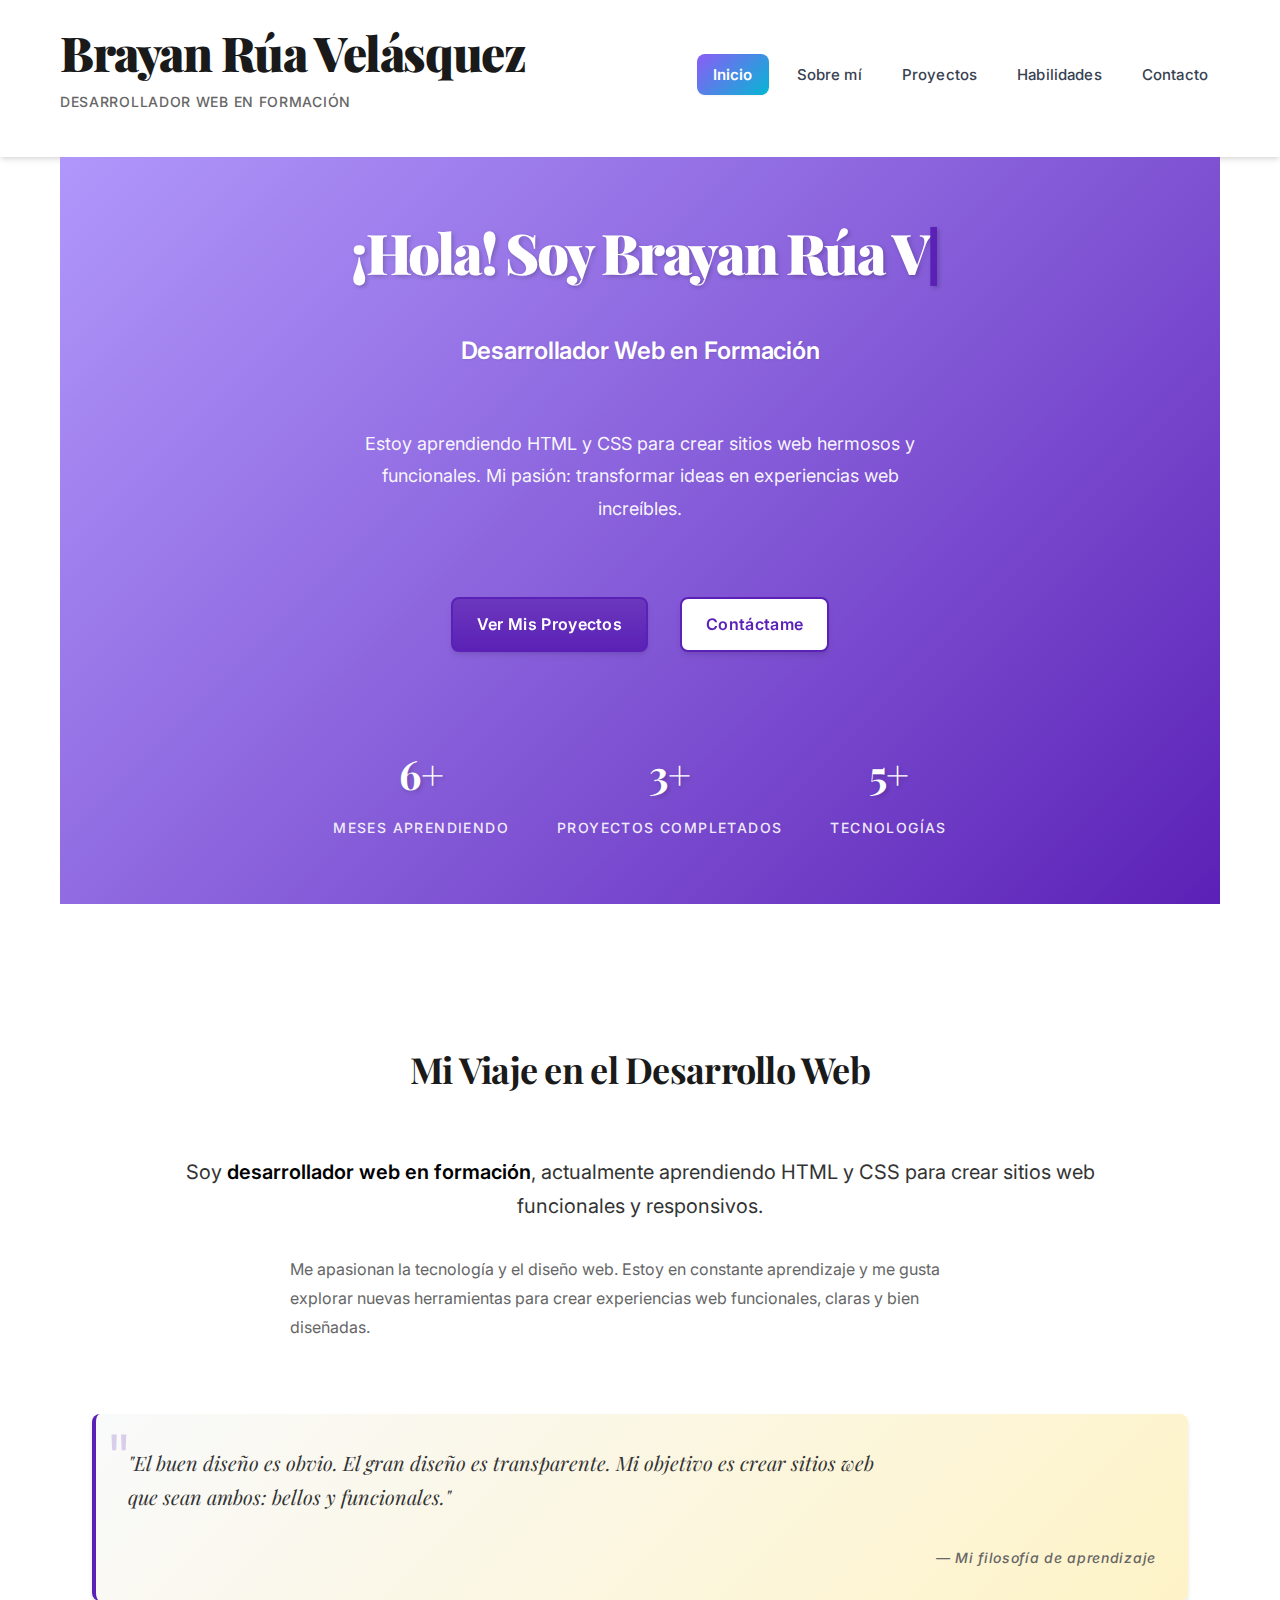
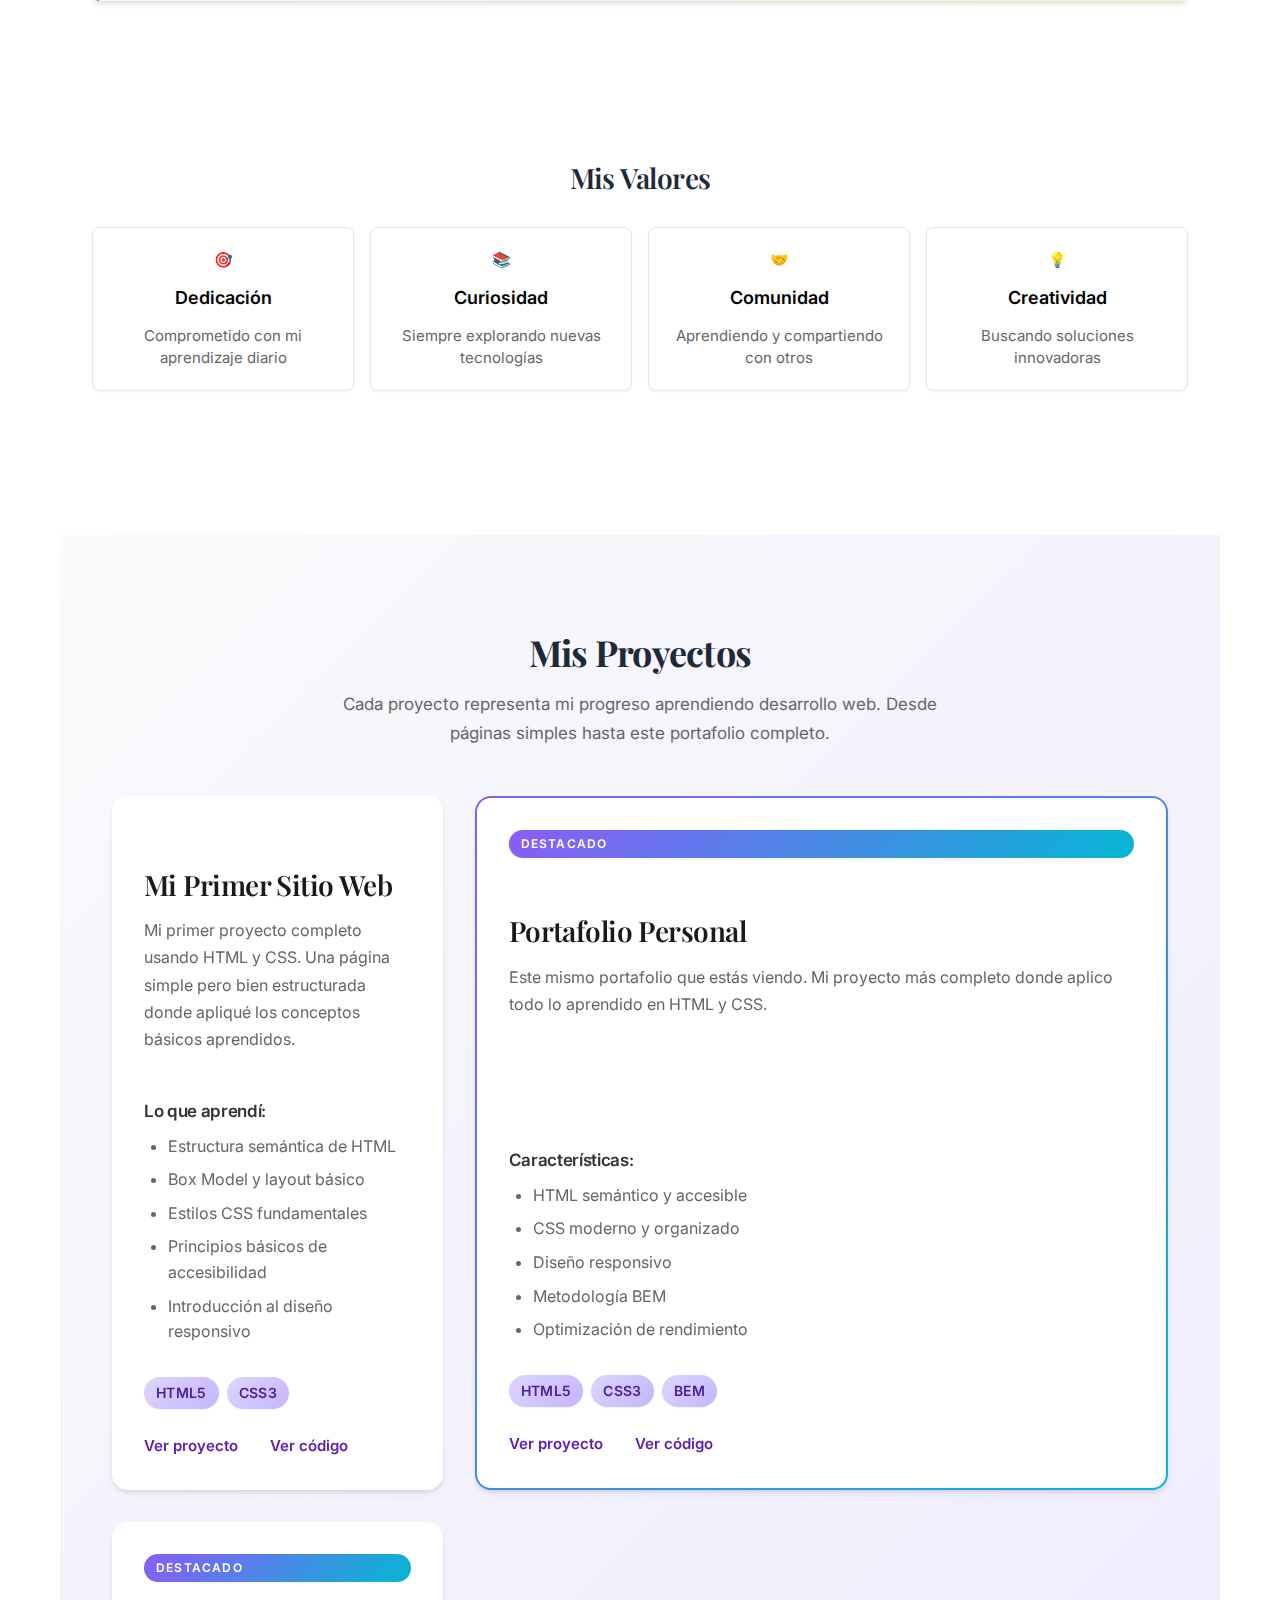
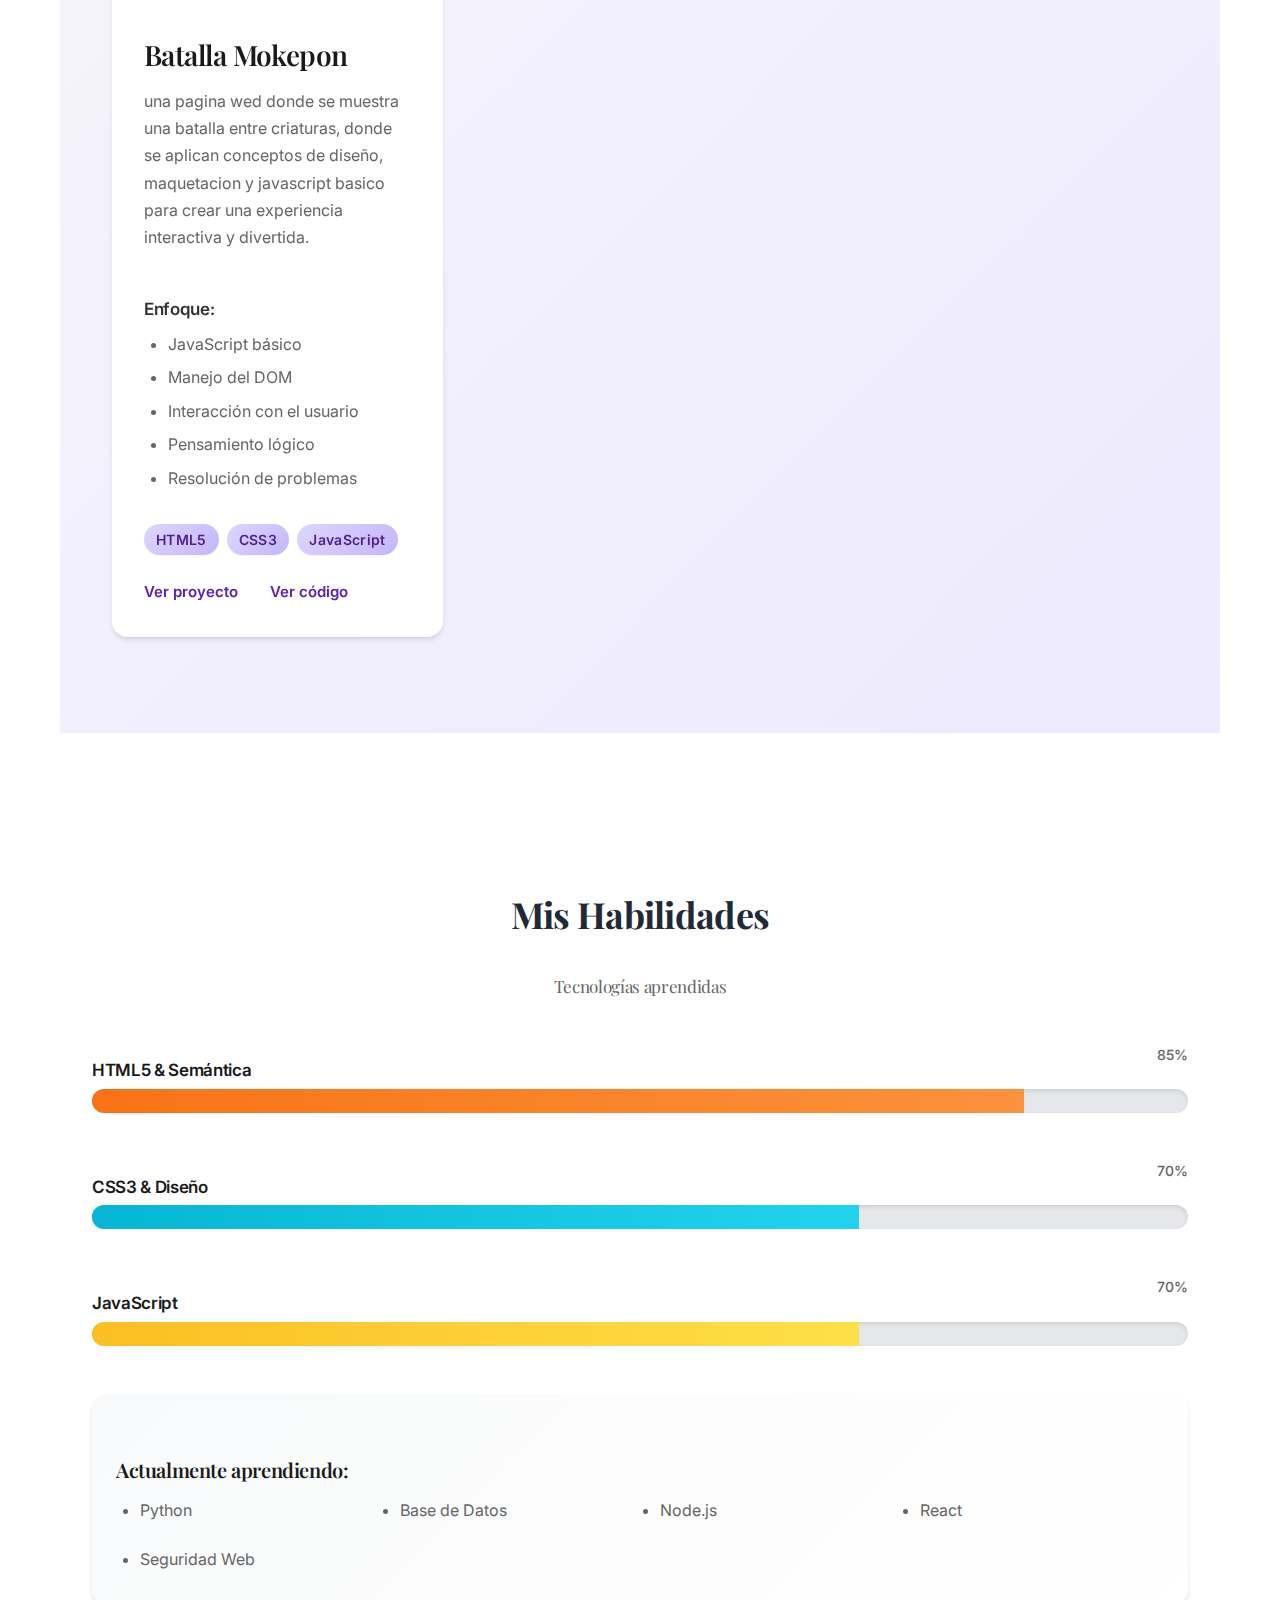
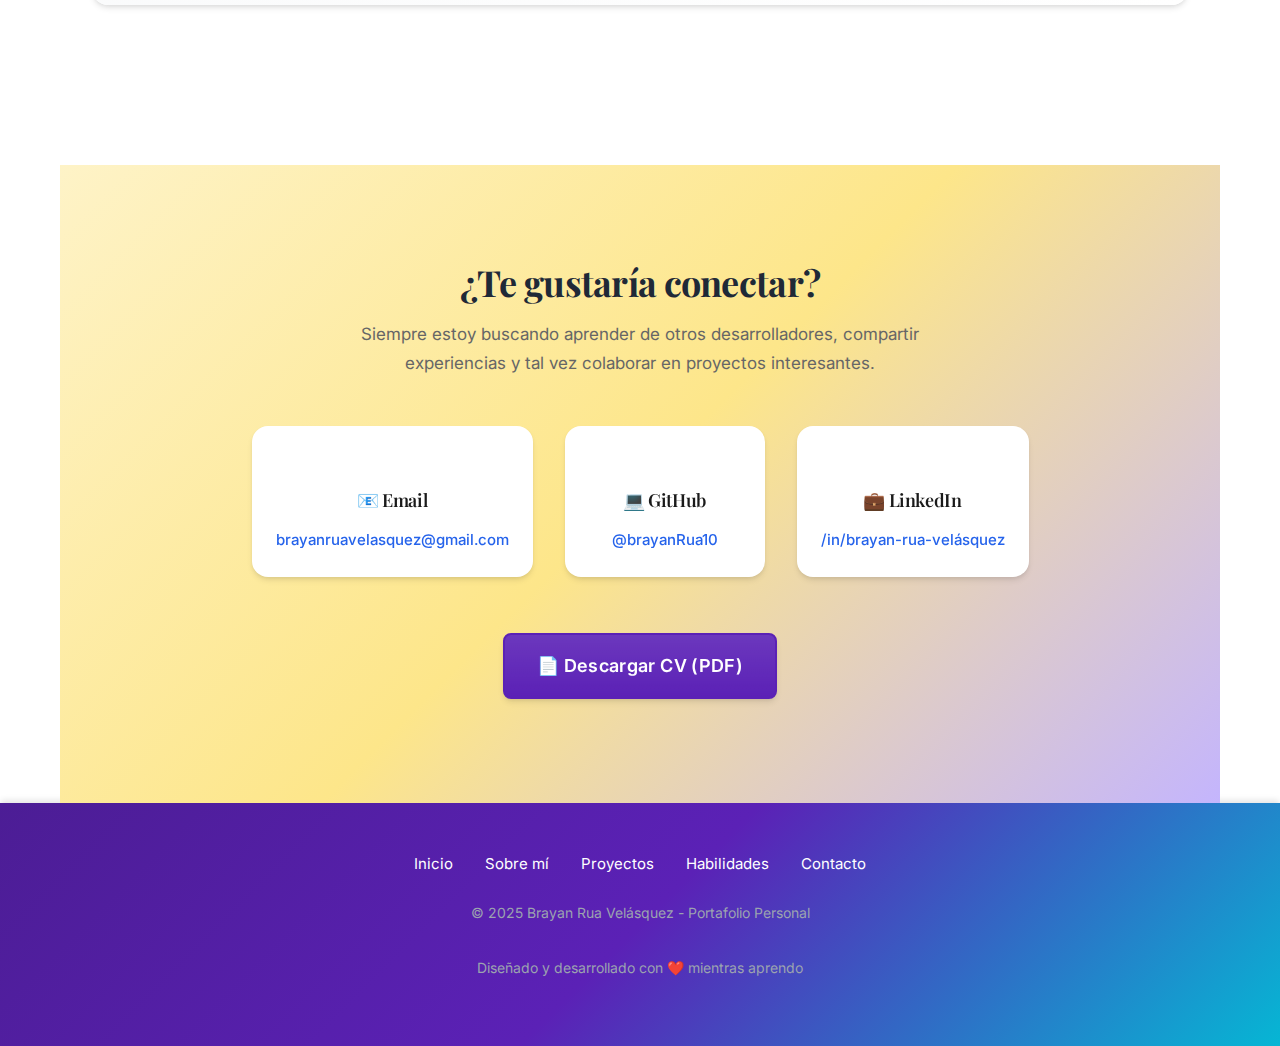
<file: index.html>
<!DOCTYPE html>
<html lang="es">

<head>
  <meta charset="UTF-8" />
  <meta name="viewport" content="width=device-width, initial-scale=1.0" />
  <title>Portafolio Personal</title>
  <meta name="description"
    content="Portafolio personal de Brayan Rúa Velásquez Desarrollador Web en formación." />

  <link rel="preconnect" href="https://fonts.googleapis.com" />
  <link rel="preconnect" href="https://fonts.gstatic.com" crossorigin />
  <link
    href="https://fonts.googleapis.com/css2?family=Inter:wght@300;400;500;600;700&family=Playfair+Display:wght@400;700;900&display=swap"
    rel="stylesheet" />

  <link rel="stylesheet" href="styles.css" />
</head>

<body>
  <header class="header">
    <div class="header__container">
      <div class="header__brand">
        <h1 class="header__name">Brayan Rúa Velásquez</h1>
        <p class="header__tagline">Desarrollador Web en Formación</p>
      </div>

      <nav class="nav">
        <ul class="nav__list">
          <li class="nav__item">
            <a href="#inicio" class="nav__link nav__link--active">Inicio</a>
          </li>
          <li class="nav__item">
            <a href="#sobre-mi" class="nav__link">Sobre mí</a>
          </li>
          <li class="nav__item">
            <a href="#proyectos" class="nav__link">Proyectos</a>
          </li>
          <li class="nav__item">
            <a href="#habilidades" class="nav__link">Habilidades</a>
          </li>
          <li class="nav__item">
            <a href="#contacto" class="nav__link">Contacto</a>
          </li>
        </ul>
      </nav>
    </div>
  </header>

  <main class="main">
    <section class="hero" id="inicio">
      <div class="hero__container">
        <h2 class="hero__title">¡Hola! Soy Brayan Rúa V</h2>
        <p class="hero__subtitle">Desarrollador Web en Formación</p>
        <p class="hero__description">
          Estoy aprendiendo HTML y CSS para crear sitios web hermosos y
          funcionales. Mi pasión: transformar ideas en experiencias web
          increíbles.
        </p>

        <div class="hero__actions">
          <a href="#proyectos" class="button button--primary">Ver Mis Proyectos</a>
          <a href="#contacto" class="button button--secondary">Contáctame</a>
        </div>

        <div class="hero__stats">
          <div class="stat">
            <span class="stat__number">6+</span>
            <span class="stat__label">Meses aprendiendo</span>
          </div>
          <div class="stat">
            <span class="stat__number">3+</span>
            <span class="stat__label">Proyectos completados</span>
          </div>
          <div class="stat">
            <span class="stat__number">5+</span>
            <span class="stat__label">Tecnologías</span>
          </div>
        </div>
      </div>
    </section>

    <section class="about" id="sobre-mi">
      <div class="about__container">
        <h2 class="about__title">Mi Viaje en el Desarrollo Web</h2>

        <p class="about__intro">
          Soy <strong>desarrollador web en formación</strong>, actualmente
          aprendiendo HTML y CSS para crear sitios web funcionales y responsivos.
        </p>

        <p class="about__text">
          Me apasionan la tecnología y el diseño web. Estoy en constante aprendizaje y me gusta explorar nuevas herramientas para crear experiencias web funcionales, claras y bien diseñadas.

        </p>

        <blockquote class="quote">
          <p class="quote__text">
            "El buen diseño es obvio. El gran diseño es transparente. Mi
            objetivo es crear sitios web que sean ambos: bellos y
            funcionales."
          </p>
          <cite class="quote__author">— Mi filosofía de aprendizaje</cite>
        </blockquote>

        <div class="values">
          <h3 class="values__title">Mis Valores</h3>
          <ul class="values__list">
            <li class="values__item">
              <span class="values__icon">🎯</span>
              <strong>Dedicación</strong>
              <span>Comprometido con mi aprendizaje diario</span>
            </li>
            <li class="values__item">
              <span class="values__icon">📚</span>
              <strong>Curiosidad</strong>
              <span>Siempre explorando nuevas tecnologías</span>
            </li>
            <li class="values__item">
              <span class="values__icon">🤝</span>
              <strong>Comunidad</strong>
              <span>Aprendiendo y compartiendo con otros</span>
            </li>
            <li class="values__item">
              <span class="values__icon">💡</span>
              <strong>Creatividad</strong>
              <span>Buscando soluciones innovadoras</span>
            </li>
          </ul>
        </div>
      </div>
    </section>

    <section class="projects" id="proyectos">
      <div class="projects__container">
        <h2 class="projects__title">Mis Proyectos</h2>
        <p class="projects__description">
          Cada proyecto representa mi progreso aprendiendo desarrollo web.
          Desde páginas simples hasta este portafolio completo.
        </p>

        <div class="projects__grid">
          <article class="project">
            <h3 class="project__title">Mi Primer Sitio Web</h3>
            <p class="project__description">
              Mi primer proyecto completo usando HTML y CSS. Una página simple
              pero bien estructurada donde apliqué los conceptos básicos
              aprendidos.
            </p>

            <h4 class="project__subtitle">Lo que aprendí:</h4>
            <ul class="project__learnings">
              <li>Estructura semántica de HTML</li>
              <li>Box Model y layout básico</li>
              <li>Estilos CSS fundamentales</li>
              <li>Principios básicos de accesibilidad</li>
              <li>Introducción al diseño responsivo</li>
            </ul>

            <div class="project__technologies">
              <span class="tag">HTML5</span>
              <span class="tag">CSS3</span>
            </div>

            <div class="project__links">
              <a href="#" class="project__link">Ver proyecto</a>
              <a href="#" class="project__link">Ver código</a>
            </div>
          </article>

          <article class="project project--featured">
            <span class="project__badge">Destacado</span>
            <h3 class="project__title">Portafolio Personal</h3>
            <p class="project__description">
              Este mismo portafolio que estás viendo. Mi proyecto más completo
              donde aplico todo lo aprendido en HTML y CSS.
            </p>

            <h4 class="project__subtitle">Características:</h4>
            <ul class="project__learnings">
              <li>HTML semántico y accesible</li>
              <li>CSS moderno y organizado</li>
              <li>Diseño responsivo</li>
              <li>Metodología BEM</li>
              <li>Optimización de rendimiento</li>
            </ul>

            <div class="project__technologies">
              <span class="tag">HTML5</span>
              <span class="tag">CSS3</span>
              <span class="tag">BEM</span>
            </div>

            <div class="project__links">
              <a href="#" class="project__link">Ver proyecto</a>
              <a href="#" class="project__link">Ver código</a>
            </div>
          </article>

          <article class="project">
            <span class="project__badge">Destacado</span>
            <h3 class="project__title">Batalla Mokepon </h3>
            <p class="project__description">
              una pagina wed donde se muestra una batalla entre criaturas, donde se aplican conceptos de diseño, maquetacion y javascript basico para crear una experiencia interactiva y divertida. 
            </p>

            <h4 class="project__subtitle">Enfoque:</h4>
            <ul class="project__learnings">
              <li>JavaScript básico</li>
              <li>Manejo del DOM</li>
              <li>Interacción con el usuario</li>
              <li>Pensamiento lógico</li>
              <li>Resolución de problemas</li>
            </ul>

            <div class="project__technologies">
              <span class="tag">HTML5</span>
              <span class="tag">CSS3</span>
              <span class="tag">JavaScript</span>
            </div>

            <div class="project__links">
              <a href="#" class="project__link">Ver proyecto</a>
              <a href="#" class="project__link">Ver código</a>
            </div>
          </article>
        </div>
      </div>
    </section>

    <section class="skills" id="habilidades">
      <div class="skills__container">
        <h2 class="skills__title">Mis Habilidades</h2>

        <h3 class="skills__subtitle">Tecnologías aprendidas</h3>

        <div class="skills__list">
          <div class="skill">
            <h4 class="skill__name">HTML5 & Semántica</h4>
            <div class="skill__bar">
              <div class="skill__progress skill__progress--html"></div>
            </div>
            <span class="skill__percentage">85%</span>
          </div>

          <div class="skill">
            <h4 class="skill__name">CSS3 & Diseño</h4>
            <div class="skill__bar">
              <div class="skill__progress skill__progress--css"></div>
            </div>
            <span class="skill__percentage">70%</span>
          </div>

          <div class="skill">
            <h4 class="skill__name">JavaScript</h4>
            <div class="skill__bar">
              <div class="skill__progress skill__progress--js"></div>
            </div>
            <span class="skill__percentage">70%</span>
          </div>
        </div>

        <div class="learning">
          <h3 class="learning__title">Actualmente aprendiendo:</h3>
          <ul class="learning__list">
            <li class="learning__item">Python</li>
            <li class="learning__item">Base de Datos</li>
            <li class="learning__item">Node.js</li>
            <li class="learning__item">React</li>
            <li class="learning__item">Seguridad Web</li>
          </ul>
        </div>
      </div>
    </section>

    <section class="contact" id="contacto">
      <div class="contact__container">
        <h2 class="contact__title">¿Te gustaría conectar?</h2>
        <p class="contact__description">
          Siempre estoy buscando aprender de otros desarrolladores, compartir
          experiencias y tal vez colaborar en proyectos interesantes.
        </p>

        <div class="contact__methods">
          <div class="contact__method">
            <h3 class="contact__method-title">📧 Email</h3>
            <a href="mailto:brayanruavelasquez@gmail.com" class="contact__link">
              brayanruavelasquez@gmail.com
            </a>
          </div>

          <div class="contact__method">
            <h3 class="contact__method-title">💻 GitHub</h3>
            <a href="https://github.com/brayanRua10" class="contact__link">
              @brayanRua10
            </a>
          </div>

          <div class="contact__method">
            <h3 class="contact__method-title">💼 LinkedIn</h3>
            <a href="https://linkedin.com/in/brayan-rua-velásquez-1a97b23aa" class="contact__link">
              /in/brayan-rua-velásquez
            </a>
          </div>
        </div>

        <a href="https://docs.google.com/document/d/e/2PACX-1vTSOm6TrNZGSvJxueljn_T5Byo7GTzNJRGlFUoB15sXiQDdKlwfQJS356VNMRjLFNaWZh5pn4h0Tn3Z/pub" class="button button--primary button--large">
          📄 Descargar CV (PDF)
        </a>
      </div>
    </section>
  </main>

  <footer class="footer">
    <div class="footer__container">
      <nav class="footer__nav">
        <a href="#inicio" class="footer__link">Inicio</a>
        <a href="#sobre-mi" class="footer__link">Sobre mí</a>
        <a href="#proyectos" class="footer__link">Proyectos</a>
        <a href="#habilidades" class="footer__link">Habilidades</a>
        <a href="#contacto" class="footer__link">Contacto</a>
      </nav>

      <p class="footer__copyright">
        © 2025 Brayan Rua Velásquez - Portafolio Personal
      </p>

      <p class="footer__credits">
        Diseñado y desarrollado con ❤️ mientras aprendo
      </p>
    </div>
  </footer>
</body>

</html>
</file>
<file: styles.css>
* {
  margin: 0;
  padding: 0;
  box-sizing: border-box;
}

body {
  
  font-family: "Inter", system-ui, -apple-system, sans-serif;
  font-size: 16px;
  line-height: 1.7;
  color: #333333;
  background-color: #ffffff;
  -webkit-font-smoothing: antialiased;
  -moz-osx-font-smoothing: grayscale;
  text-rendering: optimizeLegibility;
}

h1,
h2,
h3,
h4 {
  font-family: "Playfair Display", Georgia, serif;
  font-weight: 700;
  line-height: 1.2;
  color: #1a1a1a;
  letter-spacing: -0.02em;
}

h1 {
  font-size: 3rem; /* 48px */
  margin-bottom: 1.5rem;
  font-weight: 900;
}

h2 {
  font-size: 2.25rem; /* 36px */
  margin-top: 3rem;
  margin-bottom: 1.25rem;
}

h3 {
  font-size: 1.75rem; /* 28px */
  margin-top: 2.5rem;
  margin-bottom: 1rem;
  font-weight: 600;
}

h4 {
  font-size: 1.25rem; /* 20px */
  margin-top: 2rem;
  margin-bottom: 0.75rem;
  font-family: "Inter", sans-serif;
  font-weight: 600;
}

p {
  margin-bottom: 1.25rem;
  max-width: 70ch;
}

strong {
  font-weight: 600;
  color: #000000;
}

em {
  font-style: italic;
}

.about__intro,
.hero__description {
  font-size: 1.125rem; /* 18px */
  line-height: 1.8;
  color: #555555;
}

a {
  color: #2563eb;
  text-decoration: none;
  /* NUEVO: Transición suave (sin animación completa aún) */
  text-decoration-thickness: 2px;
  text-underline-offset: 2px;
}

a:hover {
  color: #1d4ed8;
  text-decoration: underline;
  text-decoration-thickness: 2px;
}

a:active {
  color: #1e40af;
}

ul {
  list-style: none;
}

.header {
  background-color: #f8f9fa;
  border-bottom: 1px solid #e0e0e0;
  padding: 24px 0;
}

.header__container {
  max-width: 1200px;
  margin: 0 auto;
  padding: 0 20px;
}

.header__brand {
  text-align: center;
  margin-bottom: 24px;
}

.header__name {
  color: #1a1a1a;
  margin-bottom: 8px;
  font-family: "Playfair Display", serif;
  font-weight: 900;
  letter-spacing: -0.03em;
}

.header__tagline {
  color: #666666;
  font-size: 0.875rem; /* 14px */
  letter-spacing: 0.05em;
  text-transform: uppercase;
  font-weight: 500;
}

.nav {
  text-align: center;
}

.nav__list {
  display: inline-block;
}

.nav__item {
  display: inline-block;
  margin: 0 16px;
}

.nav__link {
  padding: 8px 12px;
  display: inline-block;
  color: #333333;
  font-weight: 500;
  font-size: 0.9375rem; /* 15px */
  letter-spacing: 0.01em;
}

.nav__link:hover {
  color: #2563eb;
  text-decoration: none;
}

.nav__link--active {
  color: #2563eb;
  font-weight: 600;
}
.main {
  margin: 0 auto;
  max-width: 1200px;
  padding: 0 20px;
}

.hero {
  padding: 64px 0;
  text-align: center;
  background-color: #f0f4f8;
  margin-bottom: 48px;
}

.hero__container {
  max-width: 800px;
  margin: 0 auto;
  padding: 0 20px;
}

.hero__title {
  font-size: 3.5rem; /* 56px */
  color: #1a1a1a;
  margin-bottom: 1rem;
  font-weight: 900;
  letter-spacing: -0.04em;
  line-height: 1.1;
}

.hero__subtitle {
  font-size: 1.5rem; /* 24px */
  color: #2563eb;
  margin-bottom: 1.5rem;
  font-family: "Inter", sans-serif;
  font-weight: 600;
  letter-spacing: -0.01em;
}

.hero__description {
  font-size: 1.125rem; /* 18px */
  color: #666666;
  margin-bottom: 2rem;
  max-width: 600px;
  margin-left: auto;
  margin-right: auto;
  line-height: 1.8;
}

.hero__actions {
  margin-bottom: 3rem;
}

.hero__stats {
  text-align: center;
}

.stat {
  display: inline-block;
  margin: 0 32px;
  text-align: center;
}

.stat__number {
  display: block;
  font-size: 2.5rem; /* 40px */
  font-weight: 700;
  color: #2563eb;
  margin-bottom: 0.5rem;
  font-family: "Playfair Display", serif;
  letter-spacing: -0.02em;
}

.stat__label {
  font-size: 0.875rem; /* 14px */
  color: #666666;
  text-transform: uppercase;
  letter-spacing: 0.1em;
  font-weight: 500;
}

.button {
  display: inline-block;
  padding: 12px 24px;
  margin: 8px;
  font-size: 1rem;
  font-weight: 600;
  text-align: center;
  border: 2px solid transparent;
  cursor: pointer;
  text-decoration: none;
  /* NUEVO: Mejor tipografía en botones */
  font-family: "Inter", sans-serif;
  letter-spacing: 0.02em;
}

.button--primary {
  background-color: #2563eb;
  color: #ffffff;
  border-color: #2563eb;
}

.button--primary:hover {
  background-color: #1d4ed8;
  border-color: #1d4ed8;
  text-decoration: none;
}

.button--secondary {
  background-color: #ffffff;
  color: #2563eb;
  border-color: #2563eb;
}

.button--secondary:hover {
  background-color: #f0f4ff;
  text-decoration: none;
}

.button--large {
  padding: 16px 32px;
  font-size: 1.125rem;
}

.about {
  padding: 48px 0;
}

.about__container {
  max-width: 800px;
  margin: 0 auto;
}

.about__title {
  text-align: center;
  color: #1a1a1a;
  margin-bottom: 2rem;
}

.about__intro {
  font-size: 1.25rem; /* 20px */
  text-align: center;
  color: #333333;
  margin-bottom: 1.5rem;
  line-height: 1.7;
  font-weight: 400;
}

.about__text {
  color: #666666;
  margin-bottom: 2rem;
  line-height: 1.8;
}

.quote {
  background-color: #f8f9fa;
  padding: 2rem;
  margin: 2.5rem 0;
  border-left: 4px solid #2563eb;
}

.quote__text {
  font-size: 1.25rem; /* 20px */
  font-style: italic;
  color: #333333;
  margin-bottom: 1rem;
  line-height: 1.7;
  /* NUEVO: Mejor tipografía para citas */
  font-family: "Playfair Display", serif;
  font-weight: 400;
}

.quote__author {
  color: #666666;
  font-size: 0.875rem;
  display: block;
  text-align: right;
  font-family: "Inter", sans-serif;
  font-weight: 500;
  letter-spacing: 0.05em;
}

.values {
  margin-top: 3rem;
}

.values__title {
  text-align: center;
  margin-bottom: 2rem;
}

.values__list {
  padding: 0;
}

.values__item {
  padding: 1.25rem;
  margin-bottom: 1rem;
  background-color: #f8f9fa;
  border: 1px solid #e0e0e0;
  line-height: 1.6;
}

.values__item:hover {
  background-color: #f0f4f8;
  border-color: #2563eb;
}

.values__icon {
  font-size: 1.5rem;
  margin-right: 0.75rem;
}

.values__item strong {
  margin-right: 0.5rem;
  font-weight: 600;
  font-size: 1.0625rem;
}

.values__item span {
  color: #666666;
  font-size: 0.9375rem;
}

.projects {
  padding: 64px 0;
  background-color: #f8f9fa;
}

.projects__container {
  max-width: 1200px;
  margin: 0 auto;
}

.projects__title {
  text-align: center;
  margin-bottom: 1rem;
}

.projects__description {
  text-align: center;
  color: #666666;
  margin-bottom: 3rem;
  max-width: 600px;
  margin-left: auto;
  margin-right: auto;
  font-size: 1.0625rem;
  line-height: 1.7;
}

.projects__grid {
  padding: 0 20px;
}

.project {
  background-color: #ffffff;
  padding: 2rem;
  margin-bottom: 2rem;
  border: 1px solid #e0e0e0;
}

.project:hover {
  border-color: #2563eb;
}

.project--featured {
  border: 2px solid #2563eb;
  position: relative;
}

.project__badge {
  background-color: #2563eb;
  color: #ffffff;
  padding: 0.25rem 0.75rem;
  font-size: 0.75rem;
  font-weight: 600;
  text-transform: uppercase;
  display: inline-block;
  margin-bottom: 1rem;
  letter-spacing: 0.1em;
}

.project__title {
  color: #1a1a1a;
  margin-bottom: 1rem;
  font-family: "Playfair Display", serif;
}

.project__description {
  color: #666666;
  margin-bottom: 1.5rem;
  line-height: 1.7;
}

.project__subtitle {
  font-size: 1.0625rem;
  color: #333333;
  margin-top: 1.5rem;
  margin-bottom: 0.75rem;
  font-weight: 600;
  font-family: "Inter", sans-serif;
}

.project__learnings {
  list-style: disc;
  padding-left: 1.5rem;
  margin-bottom: 1.5rem;
}

.project__learnings li {
  color: #666666;
  margin-bottom: 0.5rem;
  line-height: 1.6;
}

.project__technologies {
  margin-bottom: 1.5rem;
}

.tag {
  display: inline-block;
  background-color: #e0f2fe;
  color: #0369a1;
  padding: 0.25rem 0.75rem;
  margin-right: 0.5rem;
  font-size: 0.875rem;
  font-weight: 600;
  letter-spacing: 0.025em;
}

.project__links {
  text-align: left;
}

.project__link {
  display: inline-block;
  margin-right: 1rem;
  font-weight: 600;
  font-size: 0.9375rem;
}
.skills {
  padding: 64px 0;
}

.skills__container {
  max-width: 800px;
  margin: 0 auto;
}

.skills__title {
  text-align: center;
  margin-bottom: 1rem;
}

.skills__subtitle {
  text-align: center;
  color: #666666;
  margin-bottom: 2rem;
  font-size: 1.0625rem;
  font-weight: 400;
}

.skills__list {
  margin-bottom: 3rem;
}

.skill {
  margin-bottom: 2rem;
}

.skill__name {
  margin-bottom: 0.5rem;
  color: #1a1a1a;
  font-size: 1.0625rem;
  font-weight: 600;
}

.skill__bar {
  background-color: #e0e0e0;
  height: 24px;
  position: relative;
  margin-bottom: 0.5rem;
}

.skill__progress {
  background-color: #2563eb;
  height: 100%;
  position: absolute;
  top: 0;
  left: 0;
}

.skill__progress--html {
  width: 85%;
}

.skill__progress--css {
  width: 70%;
}

.skill__progress--js {
  width: 70%;
}

.skill__percentage {
  color: #666666;
  font-size: 0.875rem;
  font-weight: 500;
}

.learning {
  background-color: #f8f9fa;
  padding: 1.5rem;
}

.learning__title {
  margin-bottom: 1rem;
  color: #1a1a1a;
  font-size: 1.25rem;
}

.learning__list {
  list-style: disc;
  padding-left: 1.5rem;
}

.learning__item {
  color: #666666;
  margin-bottom: 0.5rem;
  line-height: 1.6;
}

.contact {
  padding: 64px 0;
  background-color: #f0f4f8;
}

.contact__container {
  max-width: 800px;
  margin: 0 auto;
  text-align: center;
}

.contact__title {
  margin-bottom: 1rem;
}

.contact__description {
  color: #666666;
  margin-bottom: 3rem;
  max-width: 600px;
  margin-left: auto;
  margin-right: auto;
  font-size: 1.0625rem;
  line-height: 1.7;
}

.contact__methods {
  margin-bottom: 3rem;
}

.contact__method {
  display: inline-block;
  margin: 0 2rem 2rem;
  text-align: center;
}

.contact__method-title {
  font-size: 1.125rem;
  margin-bottom: 0.5rem;
  color: #1a1a1a;
  font-weight: 600;
}

.contact__link {
  color: #2563eb;
  font-weight: 500;
  font-size: 0.9375rem;
}

.footer {
  background-color: #1a1a1a;
  color: #ffffff;
  padding: 48px 0;
  text-align: center;
}

.footer__container {
  max-width: 1200px;
  margin: 0 auto;
  padding: 0 20px;
}

.footer__nav {
  margin-bottom: 1.5rem;
}

.footer__link {
  color: #ffffff;
  margin: 0 1rem;
  display: inline-block;
  font-size: 0.9375rem;
  font-weight: 400;
}

.footer__link:hover {
  color: #93c5fd;
  text-decoration: none;
}

.footer__copyright {
  color: #9ca3af;
  margin-bottom: 0.5rem;
  font-size: 0.875rem;
}

.footer__credits {
  color: #9ca3af;
  font-size: 0.875rem;
  line-height: 1.5;
}

:root {
  /* Colores principales - Paleta más vibrante y clara */
  --color-primary: #5b21b6; /* Púrpura vibrante */
  --color-primary-dark: #4c1d95; /* Púrpura oscuro */
  --color-primary-darker: #3b0764; /* Púrpura muy oscuro */
  --color-primary-light: #8b5cf6; /* Púrpura claro */
  --color-primary-lighter: #a78bfa; /* Púrpura muy claro */

  /* Colores secundarios */
  --color-secondary: #06b6d4; /* Cyan vibrante */
  --color-secondary-dark: #0891b2; /* Cyan oscuro */
  --color-secondary-light: #22d3ee; /* Cyan claro */

  /* Colores neutros - Más claros para mejor contraste */
  --color-dark: #1f2937; /* Gris muy oscuro (no negro puro) */
  --color-gray-dark: #374151; /* Gris oscuro */
  --color-gray: #6b7280; /* Gris medio */
  --color-gray-light: #9ca3af; /* Gris claro */
  --color-gray-lighter: #e5e7eb; /* Gris muy claro */
  --color-light: #f9fafb; /* Casi blanco */
  --color-lighter: #fef3c7; /* Crema muy claro */
  --color-white: #ffffff; /* Blanco puro */

  /* Colores de acento */
  --color-accent: #f59e0b; /* Naranja dorado */
  --color-accent-light: #fbbf24;

  /* Sombras */
  --shadow-sm: 0 1px 2px 0 rgba(0, 0, 0, 0.05);
  --shadow-md: 0 4px 6px -1px rgba(0, 0, 0, 0.1),
    0 2px 4px -1px rgba(0, 0, 0, 0.06);
  --shadow-lg: 0 10px 15px -3px rgba(0, 0, 0, 0.1),
    0 4px 6px -2px rgba(0, 0, 0, 0.05);
  --shadow-xl: 0 20px 25px -5px rgba(0, 0, 0, 0.1),
    0 10px 10px -5px rgba(0, 0, 0, 0.04);

  /* Degradados - Más vibrantes y luminosos */
  --gradient-primary: linear-gradient(
    135deg,
    #8b5cf6 0%,
    #06b6d4 100%
  ); /* Púrpura a cyan */
  --gradient-hero: linear-gradient(
    135deg,
    #a78bfa 0%,
    #5b21b6 50%,
    #06b6d4 100%
  ); /* Degradado tricolor */
  --gradient-accent: linear-gradient(
    135deg,
    #fbbf24 0%,
    #f59e0b 100%
  ); /* Dorado */

  /* Border radius */
  --radius-sm: 0.25rem;
  --radius-md: 0.5rem;
  --radius-lg: 1rem;
  --radius-full: 9999px;
}

body {
  color: var(--color-gray-dark);
  background-color: var(--color-white);
}

h1,
h2,
h3,
h4 {
  color: var(--color-dark);
}

a {
  color: var(--color-primary);
}

a:hover {
  color: var(--color-primary-dark);
}

a:active {
  color: var(--color-primary-darker);
}

.hero {
  background: var(--gradient-hero);
  position: relative;
  overflow: hidden;
}

.hero::before {
  content: "";
  position: absolute;
  top: 0;
  left: 0;
  right: 0;
  bottom: 0;
  background: linear-gradient(
    135deg,
    rgba(255, 255, 255, 0.1) 0%,
    rgba(255, 255, 255, 0) 100%
  );
  pointer-events: none;
}

.hero__title {
  color: var(--color-white);
  /* NUEVO: Sombra de texto */
  text-shadow: 2px 2px 4px rgba(0, 0, 0, 0.2);
}

.hero__subtitle {
  color: var(--color-white);
  text-shadow: 1px 1px 2px rgba(0, 0, 0, 0.1);
}

.hero__description {
  color: rgba(255, 255, 255, 0.95);
}

.stat__number {
  color: var(--color-white);
  text-shadow: 2px 2px 4px rgba(0, 0, 0, 0.2);
}

.stat__label {
  color: rgba(255, 255, 255, 0.9);
}

.button {
  /* NUEVO: Border radius */
  border-radius: var(--radius-md);
  /* NUEVO: Sombra */
  box-shadow: var(--shadow-md);
}

.button:hover {
  /* NUEVO: Sombra más grande en hover */
  box-shadow: var(--shadow-lg);
  transform: translateY(-2px);
}

.button--primary {
  background-color: var(--color-primary);
  border-color: var(--color-primary);
  /* NUEVO: Degradado sutil */
  background-image: linear-gradient(
    180deg,
    rgba(255, 255, 255, 0.1) 0%,
    rgba(255, 255, 255, 0) 100%
  );
}

.button--primary:hover {
  background-color: var(--color-primary-dark);
  border-color: var(--color-primary-dark);
}

.button--secondary {
  background-color: var(--color-white);
  color: var(--color-primary);
  border-color: var(--color-primary);
}

.project {
  /* NUEVO: Border radius */
  border-radius: var(--radius-lg);
  /* NUEVO: Sombra */
  box-shadow: var(--shadow-md);
  border: none;
}

.project:hover {
  /* NUEVO: Sombra más grande en hover */
  box-shadow: var(--shadow-xl);
  transform: translateY(-4px);
}

.project--featured {
  /* NUEVO: Degradado en borde */
  border: 2px solid transparent;
  background-image: linear-gradient(white, white), var(--gradient-primary);
  background-origin: border-box;
  background-clip: padding-box, border-box;
}

.project__badge {
  background: var(--gradient-primary);
  border-radius: var(--radius-full);
  box-shadow: var(--shadow-sm);
}

.tag {
  background: linear-gradient(
    135deg,
    #ddd6fe 0%,
    #c4b5fd 100%
  ); /* Degradado púrpura claro */
  color: var(--color-primary-dark);
  border-radius: var(--radius-full);
  box-shadow: var(--shadow-sm);
}

.quote {
  background: linear-gradient(
    135deg,
    var(--color-light) 0%,
    var(--color-lighter) 100%
  );
  border-left: 4px solid var(--color-primary);
  border-radius: var(--radius-md);
  box-shadow: var(--shadow-md);
}


.values__item {
  background: var(--color-white);
  border: 1px solid var(--color-gray-lighter);
  border-radius: var(--radius-md);
  box-shadow: var(--shadow-sm);
}

.values__item:hover {
  background: linear-gradient(
    135deg,
    var(--color-white) 0%,
    var(--color-lighter) 100%
  );
  border-color: var(--color-primary);
  box-shadow: var(--shadow-md);
  transform: translateY(-2px);
}

.skill__bar {
  background-color: var(--color-gray-lighter);
  border-radius: var(--radius-full);
  overflow: hidden;
  box-shadow: inset 0 2px 4px rgba(0, 0, 0, 0.1);
}

.skill__progress {
  background: linear-gradient(
    90deg,
    var(--color-primary) 0%,
    var(--color-primary-light) 100%
  );
  box-shadow: var(--shadow-sm);
}

.skill__progress--html {
  background: linear-gradient(
    90deg,
    #f97316 0%,
    #fb923c 100%
  ); /* Naranja vibrante */
}

.skill__progress--css {
  background: linear-gradient(
    90deg,
    #06b6d4 0%,
    #22d3ee 100%
  ); /* Cyan vibrante */
}

.skill__progress--js {
  background: linear-gradient(
    90deg,
    #fbbf24 0%,
    #fde047 100%
  ); /* Amarillo dorado */
}

.learning {
  background: linear-gradient(
    135deg,
    var(--color-light) 0%,
    var(--color-white) 100%
  );
  border-radius: var(--radius-lg);
  box-shadow: var(--shadow-md);
}

.contact {
  background: linear-gradient(
    135deg,
    #fef3c7 0%,
    #fde68a 50%,
    #c4b5fd 100%
  ); /* Crema a púrpura claro */
}

.contact__method {
  background: var(--color-white);
  padding: 1.5rem;
  border-radius: var(--radius-lg);
  box-shadow: var(--shadow-md);
}

.contact__method:hover {
  box-shadow: var(--shadow-xl);
  transform: translateY(-4px);
}

.header {
  background: var(--color-white);
  border-bottom: none;
  box-shadow: var(--shadow-md);
}

.nav__link {
  color: var(--color-gray-dark);
  border-radius: var(--radius-md);
}

.nav__link:hover {
  color: var(--color-primary);
  background: var(--color-lighter);
}

.nav__link--active {
  color: var(--color-white);
  background: var(--gradient-primary);
  padding: 8px 16px;
  box-shadow: var(--shadow-sm);
}

.footer {
  background: linear-gradient(135deg, #4c1d95 0%, #5b21b6 50%, #06b6d4 100%);
  box-shadow: 0 -4px 6px -1px rgba(0, 0, 0, 0.1);
}

.footer__link:hover {
  color: var(--color-primary-light);
}

.about__container,
.projects__container,
.skills__container,
.contact__container {
  border-radius: var(--radius-lg);
  padding: 2rem;
}

.projects {
  background: linear-gradient(
    135deg,
    #f9fafb 0%,
    #ede9fe 100%
  ); /* Blanco a lila muy claro */
}

.header__container {
  /* NUEVO: Flexbox para header */
  display: flex;
  justify-content: space-between;
  align-items: center;
  flex-wrap: wrap;
  gap: 2rem;
  max-width: 1200px;
  margin: 0 auto;
  padding: 0 20px;
}

.header__brand {
  /* Ya no necesitamos text-align center */
  text-align: left;
  margin-bottom: 0;
}

.nav {
  /* Ya no necesitamos text-align center */
  text-align: left;
}

.nav__list {
  /* NUEVO: Flexbox para navegación */
  display: flex;
  gap: 1rem;
  align-items: center;
}

.nav__item {
  /* Ya no necesitamos display inline-block */
  display: block;
  margin: 0;
}

.hero__container {
  /* NUEVO: Flexbox para centrar contenido */
  display: flex;
  flex-direction: column;
  align-items: center;
  justify-content: center;
  min-height: 500px;
  gap: 2rem;
}

.hero__actions {
  /* NUEVO: Flexbox para botones */
  display: flex;
  gap: 1rem;
  justify-content: center;
  flex-wrap: wrap;
  margin-bottom: 3rem;
}

.hero__stats {
  /* NUEVO: Flexbox para estadísticas */
  display: flex;
  justify-content: center;
  gap: 3rem;
  flex-wrap: wrap;
}

.stat {
  /* Ya no necesitamos display inline-block */
  display: flex;
  flex-direction: column;
  align-items: center;
  margin: 0;
}

.about__container {
  /* NUEVO: Grid para contenido */
  display: grid;
  gap: 2rem;
  max-width: 800px;
  margin: 0 auto;
}

.values__list {
  /* NUEVO: Grid para valores */
  display: grid;
  grid-template-columns: repeat(auto-fit, minmax(250px, 1fr));
  gap: 1rem;
  padding: 0;
}

.values__item {
  /* NUEVO: Flexbox en columna para mejor legibilidad */
  display: flex;
  flex-direction: column;
  gap: 0.75rem;
  margin-bottom: 0;
  text-align: center;
}

.values__icon {
  /* Icono centrado arriba */
  font-size: 2rem;
  margin: 0 auto;
}

/* Título del valor */
.values__item strong {
  display: block;
  margin: 0;
  font-size: 1.125rem;
}

/* Descripción del valor */
.values__item span:last-child {
  display: block;
  line-height: 1.5;
}

.projects__grid {
  /* NUEVO: Grid para proyectos */
  display: grid;
  grid-template-columns: repeat(auto-fit, minmax(300px, 1fr));
  gap: 2rem;
  padding: 0 20px;
}

.project {
  /* NUEVO: Flexbox para contenido del proyecto */
  display: flex;
  flex-direction: column;
  margin-bottom: 0;
}

.project__description {
  /* Hacer que crezca para empujar el contenido hacia abajo */
  flex-grow: 1;
}

.project__technologies {
  /* NUEVO: Flexbox para tags */
  display: flex;
  flex-wrap: wrap;
  gap: 0.5rem;
  margin-bottom: 1.5rem;
}

.tag {
  /* Ya no necesitamos margin-right */
  margin-right: 0;
}

.project__links {
  /* NUEVO: Flexbox para enlaces */
  display: flex;
  gap: 1rem;
}

.skills__list {
  /* NUEVO: Grid para habilidades */
  display: grid;
  gap: 2rem;
  margin-bottom: 3rem;
}

.skill {
  /* NUEVO: Grid para cada habilidad */
  display: grid;
  grid-template-columns: 1fr auto;
  grid-template-rows: auto auto;
  gap: 0.5rem;
  align-items: center;
  margin-bottom: 0;
}

.skill__name {
  grid-column: 1;
  grid-row: 1;
  margin-bottom: 0;
}

.skill__percentage {
  grid-column: 2;
  grid-row: 1;
  text-align: right;
}

.skill__bar {
  grid-column: 1 / -1;
  grid-row: 2;
  margin-bottom: 0;
}

.learning__list {
  /* NUEVO: Grid para lista de aprendizaje */
  display: grid;
  grid-template-columns: repeat(auto-fill, minmax(200px, 1fr));
  gap: 1rem;
}

.contact__methods {
  /* NUEVO: Flexbox para métodos de contacto */
  display: flex;
  justify-content: center;
  gap: 2rem;
  flex-wrap: wrap;
  margin-bottom: 3rem;
}

.contact__method {
  /* NUEVO: Flexbox para cada método */
  display: flex;
  flex-direction: column;
  align-items: center;
  gap: 0.5rem;
  margin: 0;
  min-width: 200px;
}

.footer__container {
  /* NUEVO: Flexbox para footer */
  display: flex;
  flex-direction: column;
  align-items: center;
  gap: 1.5rem;
}

.footer__nav {
  /* NUEVO: Flexbox para navegación del footer */
  display: flex;
  gap: 2rem;
  flex-wrap: wrap;
  justify-content: center;
  margin-bottom: 0;
}

.footer__link {
  /* Ya no necesitamos margin lateral */
  margin: 0;
}

.main {
  /* NUEVO: Flexbox para main */
  display: flex;
  flex-direction: column;
  gap: 4rem;
  margin: 0 auto;
  max-width: 1200px;
  padding: 0 20px;
}

/* Mejorar el espaciado de las secciones */
section {
  /* Ya no necesitamos margin-bottom */
  margin-bottom: 0;
}

/* Botón con mejor alineación */
.button {
  /* NUEVO: Flexbox inline para botones */
  display: inline-flex;
  align-items: center;
  justify-content: center;
  gap: 0.5rem;
}

/* Quote mejorado */
.quote {
  /* NUEVO: Grid para cita */
  display: grid;
  gap: 1rem;
}

.project--featured {
  /* NUEVO: Span de 2 columnas si hay espacio */
  grid-column: span 2;
}

/* Si solo hay 2 proyectos, no hacer span */
.projects__grid:has(.project:nth-child(2):last-child) .project--featured {
  grid-column: span 1;
}

h2 {
  margin-top: 0;
}

.about__intro,
.about__text {
  margin-bottom: 0;
  margin-left: auto;
  margin-right: auto;
  max-width: 70ch;
}

.hero {
  /* NUEVO: Min-height para hero */
  min-height: 600px;
  display: flex;
  align-items: center;
  margin-bottom: 0;
}

/* Contenedores con max-width consistente */
.header__container,
.hero__container,
.about__container,
.projects__container,
.skills__container,
.contact__container,
.footer__container {
  width: 100%;
  max-width: 1200px;
  margin-left: auto;
  margin-right: auto;
}

@media (max-width: 768px) {
  /* HEADER RESPONSIVE */
  .header__container {
    flex-direction: column;
    text-align: center;
    gap: 1rem;
  }

  .header__brand {
    text-align: center;
  }

  .nav__list {
    flex-wrap: wrap;
    justify-content: center;
  }

  /* HERO RESPONSIVE */
  .hero__title {
    font-size: 2.5rem; /* 40px */
  }

  .hero__subtitle {
    font-size: 1.25rem; /* 20px */
  }

  .hero__stats {
    gap: 2rem;
  }

  /* ABOUT RESPONSIVE */
  .values__list {
    grid-template-columns: 1fr;
  }

  /* PROJECTS RESPONSIVE */
  .projects__grid {
    grid-template-columns: 1fr;
  }

  .project--featured {
    grid-column: span 1;
  }

  /* CONTACT RESPONSIVE */
  .contact__methods {
    flex-direction: column;
    align-items: center;
  }

  /* TIPOGRAFÍA RESPONSIVE */
  h1 {
    font-size: 2.5rem; /* 40px */
  }

  h2 {
    font-size: 2rem; /* 32px */
  }

  h3 {
    font-size: 1.5rem; /* 24px */
  }
}

@media (max-width: 480px) {
  /* ESPACIADO GENERAL */
  body {
    font-size: 14px;
  }

  /* PADDING REDUCIDO */
  .header {
    padding: 16px 0;
  }

  section {
    padding: 32px 0;
  }

  /* HEADER MÓVIL */
  .header__name {
    font-size: 1.75rem; /* 28px */
  }

  .header__tagline {
    font-size: 0.75rem; /* 12px */
  }

  .nav__list {
    gap: 0.5rem;
  }

  .nav__link {
    font-size: 0.875rem; /* 14px */
    padding: 6px 10px;
  }

  /* HERO MÓVIL */
  .hero {
    min-height: 500px;
    padding: 48px 0;
  }

  .hero__title {
    font-size: 2rem; /* 32px */
    line-height: 1.2;
  }

  .hero__subtitle {
    font-size: 1.125rem; /* 18px */
  }

  .hero__description {
    font-size: 1rem; /* 16px */
  }

  .hero__actions {
    flex-direction: column;
    width: 100%;
    padding: 0 20px;
  }

  .button {
    width: 100%;
    padding: 14px 20px;
  }

  .hero__stats {
    flex-direction: column;
    gap: 1.5rem;
  }

  .stat__number {
    font-size: 2rem; /* 32px */
  }

  /* ABOUT MÓVIL */
  .about__intro {
    font-size: 1.125rem; /* 18px */
  }

  .quote {
    padding: 1.5rem;
    margin: 2rem 0;
  }

  .quote__text {
    font-size: 1.125rem; /* 18px */
  }

  .project {
    padding: 1.5rem;
  }

  .project__title {
    font-size: 1.5rem; /* 24px */
  }

  /* SKILLS MÓVIL */
  .skill__bar {
    height: 20px;
  }

  .learning__list {
    grid-template-columns: 1fr;
  }

  /* CONTACT MÓVIL */
  .contact__method {
    width: 100%;
  }

  /* FOOTER MÓVIL */
  .footer__nav {
    flex-direction: column;
    gap: 1rem;
  }

  .footer__link {
    font-size: 0.875rem; /* 14px */
  }

  /* TIPOGRAFÍA MÓVIL */
  h1 {
    font-size: 2rem; /* 32px */
  }

  h2 {
    font-size: 1.75rem; /* 28px */
  }

  h3 {
    font-size: 1.25rem; /* 20px */
  }

  h4 {
    font-size: 1.125rem; /* 18px */
  }

  p {
    margin-bottom: 1rem;
  }
}

/* ===========================================
     46. DESKTOP GRANDE (1400px+) - MÓDULO 5
     =========================================== */
@media (min-width: 1400px) {
  /* CONTENEDORES MÁS ANCHOS */
  .header__container,
  .projects__container,
  .footer__container {
    max-width: 1400px;
  }

  /* HERO MÁS GRANDE */
  .hero {
    min-height: 700px;
  }

  .hero__title {
    font-size: 4rem; /* 64px */
  }

  .hero__subtitle {
    font-size: 1.75rem; /* 28px */
  }

  /* PROJECTS GRID MÁS COLUMNAS */
  .projects__grid {
    grid-template-columns: repeat(3, 1fr);
  }
}

@media (max-height: 600px) and (orientation: landscape) {
  /* REDUCIR ALTURAS EN LANDSCAPE */
  .hero {
    min-height: 400px;
  }

  .hero__container {
    min-height: auto;
  }

  section {
    padding: 32px 0;
  }
}

@media print {
  /* OCULTAR ELEMENTOS NO NECESARIOS */
  .nav,
  .hero__actions,
  .button,
  .project__links,
  .contact__methods,
  .footer__nav {
    display: none;
  }

  /* COLORES DE IMPRESIÓN */
  body {
    color: #000;
    background: #fff;
  }

  .hero {
    background: #f0f0f0;
    color: #000;
  }

  /* ELIMINAR SOMBRAS */
  * {
    box-shadow: none !important;
    text-shadow: none !important;
  }

  /* ENLACES EN IMPRESIÓN */
  a {
    color: #000;
    text-decoration: underline;
  }

  /* MOSTRAR URLs */
  a[href^="http"]:after {
    content: " (" attr(href) ")";
  }

  /* EVITAR CORTES DE PÁGINA */
  .project,
  .about__container,
  .skills__container {
    page-break-inside: avoid;
  }
}

@media (prefers-reduced-motion: reduce) {
  * {
    animation-duration: 0.01ms !important;
    animation-iteration-count: 1 !important;
    transition-duration: 0.01ms !important;
  }

  .button:hover,
  .project:hover,
  .values__item:hover {
    transform: none;
  }
}

@media (max-width: 768px) {
  .hide-mobile {
    display: none !important;
  }
}

@media (min-width: 769px) {
  .show-mobile {
    display: none !important;
  }
}

/* Texto responsive */
.responsive-text {
  font-size: clamp(1rem, 2vw + 0.5rem, 1.25rem);
  line-height: clamp(1.5, 2vw + 1.2, 1.8);
}

/* Espaciado responsive */
.responsive-padding {
  padding: clamp(1rem, 5vw, 3rem);
}

/* Ancho máximo fluido */
.fluid-container {
  width: min(90%, 1200px);
  margin: 0 auto;
}

a,
button,
.button,
.nav__link,
.project,
.values__item,
.contact__method,
.tag,
.skill__progress {
  transition: all 0.3s cubic-bezier(0.4, 0, 0.2, 1);
}

/* Transiciones más rápidas para hover */
a:hover,
button:hover,
.button:hover {
  transition-duration: 0.2s;
}

@keyframes fadeIn {
  from {
    opacity: 0;
    transform: translateY(20px);
  }
  to {
    opacity: 1;
    transform: translateY(0);
  }
}

/* Animación de pulso */
@keyframes pulse {
  0%,
  100% {
    transform: scale(1);
  }
  50% {
    transform: scale(1.05);
  }
}

/* Animación de gradiente */
@keyframes gradientShift {
  0% {
    background-position: 0% 50%;
  }
  50% {
    background-position: 100% 50%;
  }
  100% {
    background-position: 0% 50%;
  }
}

/* Animación de ola */
@keyframes wave {
  0%,
  100% {
    transform: rotate(0deg);
  }
  10% {
    transform: rotate(14deg);
  }
  20% {
    transform: rotate(-8deg);
  }
  30% {
    transform: rotate(14deg);
  }
  40% {
    transform: rotate(-4deg);
  }
  50% {
    transform: rotate(10deg);
  }
  60% {
    transform: rotate(0deg);
  }
}

/* Animación de typing */
@keyframes typing {
  from {
    width: 0;
  }
  to {
    width: 100%;
  }
}

/* Animación de blink */
@keyframes blink {
  from,
  to {
    border-color: transparent;
  }
  50% {
    border-color: var(--color-primary);
  }
}

/* Animación de float */
@keyframes float {
  0%,
  100% {
    transform: translateY(0);
  }
  50% {
    transform: translateY(-10px);
  }
}

/* Animación de slide in */
@keyframes slideInFromLeft {
  from {
    transform: translateX(-100%);
    opacity: 0;
  }
  to {
    transform: translateX(0);
    opacity: 1;
  }
}

@keyframes slideInFromRight {
  from {
    transform: translateX(100%);
    opacity: 0;
  }
  to {
    transform: translateX(0);
    opacity: 1;
  }
}

.hero__title {
  animation: fadeIn 0.8s ease-out;
  position: relative;
}

.hero__subtitle {
  animation: fadeIn 1s ease-out 0.2s both;
}

.hero__description {
  animation: fadeIn 1.2s ease-out 0.4s both;
}

.hero__actions {
  animation: fadeIn 1.4s ease-out 0.6s both;
}

.hero__stats {
  animation: fadeIn 1.6s ease-out 0.8s both;
}

/* Efecto de typing para el título */
.hero__title::after {
  content: "|";
  position: absolute;
  right: -10px;
  animation: blink 1s infinite;
  color: var(--color-primary);
}

/* Gradiente animado en el hero */
.hero {
  background-size: 200% 200%;
  animation: gradientShift 10s ease infinite;
}

/* Números con animación de contador */
.stat__number {
  animation: pulse 2s ease-in-out infinite;
  animation-delay: var(--delay, 0s);
}

.stat:nth-child(1) .stat__number {
  --delay: 0s;
}

.stat:nth-child(2) .stat__number {
  --delay: 0.2s;
}

.stat:nth-child(3) .stat__number {
  --delay: 0.4s;
}

.header {
  animation: slideInFromTop 0.5s ease-out;
}

@keyframes slideInFromTop {
  from {
    transform: translateY(-100%);
  }
  to {
    transform: translateY(0);
  }
}

/* Enlaces de navegación con underline animado */
.nav__link {
  position: relative;
  overflow: hidden;
}

.nav__link::before {
  content: "";
  position: absolute;
  bottom: 0;
  left: 0;
  width: 0;
  height: 2px;
  background: var(--gradient-primary);
  transition: width 0.3s ease;
}

.nav__link:hover::before {
  width: 100%;
}

/* Active link con animación */
.nav__link--active {
  animation: pulse 2s ease-in-out infinite;
}

/* Efecto ripple en botones */
.button {
  position: relative;
  overflow: hidden;
}

.button::after {
  content: "";
  position: absolute;
  top: 50%;
  left: 50%;
  width: 0;
  height: 0;
  border-radius: 50%;
  background: rgba(255, 255, 255, 0.3);
  transform: translate(-50%, -50%);
  transition: width 0.6s, height 0.6s;
}

.button:active::after {
  width: 300px;
  height: 300px;
}

/* Botón con hover 3D */
.button:hover {
  transform: translateY(-3px) scale(1.02);
  box-shadow: 0 10px 20px rgba(0, 0, 0, 0.2);
}

.button:active {
  transform: translateY(-1px) scale(0.98);
}

/* Projects con entrada escalonada */
.project {
  animation: fadeIn 0.6s ease-out both;
  animation-delay: calc(var(--index, 0) * 0.1s);
  transform-origin: center bottom;
}

.project:nth-child(1) {
  --index: 1;
}
.project:nth-child(2) {
  --index: 2;
}
.project:nth-child(3) {
  --index: 3;
}

/* Hover con rotación 3D */
.project:hover {
  transform: translateY(-8px) rotateX(2deg);
  box-shadow: 0 20px 40px rgba(0, 0, 0, 0.1), 0 10px 10px rgba(0, 0, 0, 0.1);
}

/* Badge animado */
.project__badge {
  animation: float 3s ease-in-out infinite;
}

/* Tags con hover */
.tag {
  transform: scale(1);
}

.tag:hover {
  transform: scale(1.1) rotate(2deg);
  box-shadow: 0 5px 15px rgba(0, 0, 0, 0.1);
}

/* Iconos con animación */
.values__icon {
  display: inline-block;
  animation: wave 2s ease-in-out infinite;
  animation-delay: calc(var(--index, 0) * 0.5s);
}

.values__item:nth-child(1) .values__icon {
  --index: 0;
}
.values__item:nth-child(2) .values__icon {
  --index: 1;
}
.values__item:nth-child(3) .values__icon {
  --index: 2;
}
.values__item:nth-child(4) .values__icon {
  --index: 3;
}

/* Hover con glow */
.values__item:hover {
  transform: translateY(-5px) scale(1.02);
  box-shadow: 0 10px 30px rgba(37, 99, 235, 0.1),
    0 0 0 1px rgba(37, 99, 235, 0.1);
}

/* Barras de progreso animadas */
@keyframes fillProgress {
  from {
    width: 0;
  }
}

.skill__progress {
  animation: fillProgress 1.5s ease-out forwards;
  animation-delay: calc(var(--index, 0) * 0.2s);
  position: relative;
  overflow: hidden;
}

.skill__progress--html {
  --index: 0;
  animation-duration: 1.5s;
}

.skill__progress--css {
  --index: 1;
  animation-duration: 1.3s;
}

.skill__progress--js {
  --index: 2;
  animation-duration: 0.8s;
}

/* Efecto de brillo en las barras */
.skill__progress::after {
  content: "";
  position: absolute;
  top: 0;
  left: -100%;
  width: 100%;
  height: 100%;
  background: linear-gradient(
    90deg,
    transparent,
    rgba(255, 255, 255, 0.3),
    transparent
  );
  animation: shimmer 2s infinite;
  animation-delay: 2s;
}

@keyframes shimmer {
  to {
    left: 100%;
  }
}


/* Quote con entrada desde la izquierda */
.quote {
  animation: slideInFromLeft 0.8s ease-out;
  position: relative;
}

/* Comillas animadas */
.quote::before {
  content: '"';
  position: absolute;
  top: -10px;
  left: 10px;
  font-size: 4rem;
  color: var(--color-primary);
  opacity: 0.2;
  animation: float 3s ease-in-out infinite;
}


/* Métodos de contacto con hover 3D */
.contact__method {
  transition: all 0.3s cubic-bezier(0.4, 0, 0.2, 1);
  transform-style: preserve-3d;
}

.contact__method:hover {
  transform: translateY(-10px) rotateX(5deg);
  box-shadow: 0 20px 40px rgba(0, 0, 0, 0.15), 0 0 0 1px rgba(37, 99, 235, 0.1);
}

/* Iconos con animación de rebote */
.contact__method-title {
  animation: bounce 2s ease-in-out infinite;
  animation-delay: calc(var(--index, 0) * 0.2s);
}

.contact__method:nth-child(1) .contact__method-title {
  --index: 0;
}
.contact__method:nth-child(2) .contact__method-title {
  --index: 1;
}
.contact__method:nth-child(3) .contact__method-title {
  --index: 2;
}

@keyframes bounce {
  0%,
  100% {
    transform: translateY(0);
  }
  50% {
    transform: translateY(-5px);
  }
}


/* Footer con entrada desde abajo */
.footer {
  animation: slideInFromBottom 0.8s ease-out;
}

@keyframes slideInFromBottom {
  from {
    transform: translateY(100%);
    opacity: 0;
  }
  to {
    transform: translateY(0);
    opacity: 1;
  }
}

/* Enlaces del footer con hover */
.footer__link {
  position: relative;
  transition: all 0.3s ease;
}

.footer__link:hover {
  transform: translateY(-2px);
  color: var(--color-primary-light);
}


/* Elementos que aparecen al hacer scroll */
.scroll-reveal {
  opacity: 0;
  transform: translateY(30px);
  transition: all 0.8s cubic-bezier(0.4, 0, 0.2, 1);
}

.scroll-reveal.revealed {
  opacity: 1;
  transform: translateY(0);
}


/* Animación de carga */
@keyframes spin {
  to {
    transform: rotate(360deg);
  }
}

.loading {
  display: inline-block;
  width: 20px;
  height: 20px;
  border: 3px solid transparent;
  border-top-color: var(--color-primary);
  border-radius: 50%;
  animation: spin 0.8s linear infinite;
}


/* Focus con animación */
a:focus,
button:focus,
.button:focus {
  outline: none;
  box-shadow: 0 0 0 3px rgba(37, 99, 235, 0.3);
  animation: focusPulse 1.5s infinite;
}

@keyframes focusPulse {
  0%,
  100% {
    box-shadow: 0 0 0 3px rgba(37, 99, 235, 0.3);
  }
  50% {
    box-shadow: 0 0 0 6px rgba(37, 99, 235, 0.1);
  }
}



/* Hover sutil en textos */
p:hover {
  transition: color 0.3s ease;
  color: var(--color-gray-dark);
}

/* Enlaces con scale */
a:active {
  transform: scale(0.98);
}

/* Imágenes con zoom suave */
img {
  transition: transform 0.3s ease;
}

img:hover {
  transform: scale(1.05);
}


/* Usar will-change para optimizar animaciones */
.button,
.project,
.values__item,
.skill__progress {
  will-change: transform;
}

/* Eliminar will-change después del hover */
.button:not(:hover),
.project:not(:hover),
.values__item:not(:hover) {
  will-change: auto;
}

/* GPU acceleration para animaciones suaves */
.hero,
.project,
.button {
  transform: translateZ(0);
  backface-visibility: hidden;
}
</file>
